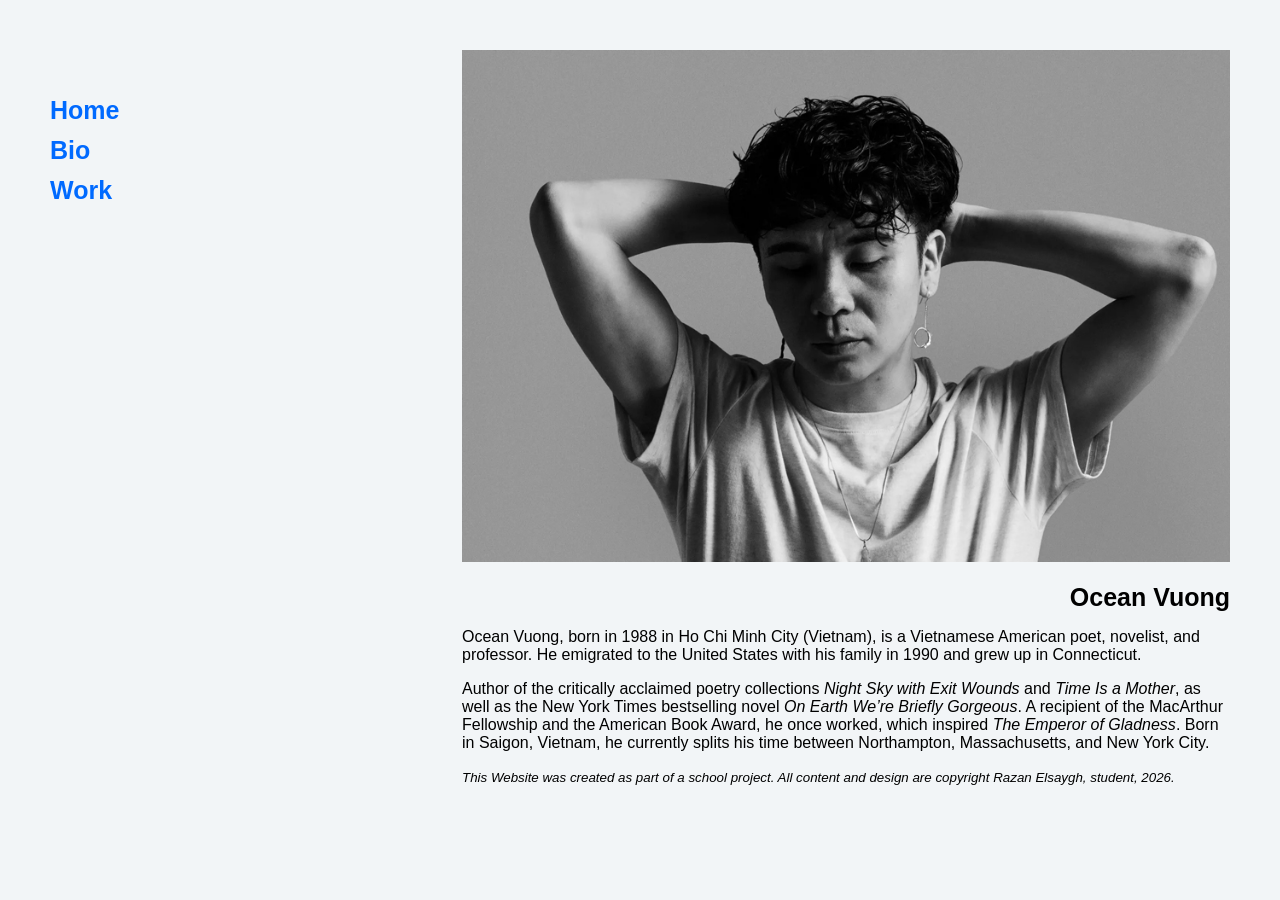
<file: index.html>
<!Doctype html>
<html lang="en">
<!--All of this is invisible it is for me-->

<head>
  <meta charest="UTF-8">
  <meta name="viewport" content="width=device-width, initial-scale=1.0">
  <title> Ocean Vuong </title>

  <!--Meta description for SEO-->
  <meta name="description" content=" Explore the work of Ocean Vuong, award-wining poet and novelist, 
    author of 'On Earth We're Briefly Gorgeous' and 'Time Is a Mother'.">

  <!--Open Graph fro Social Sharing-->
  <meta property="og:title" content="Ocean Vuong">
  <meta property="og:description" content="Ocean Vuong is an award winning poet and novelist whose lyrical works,
        including 'On Earth We're Briefly Gorgeous' and 'Time Is a Mother', explore love, loss, 
        and identity with profound beauty">


  <!--Meta property="og:image" content="absolute URL"-->

  <!--Author and Copyright-->
  <meta name="Author" content="Razan Elsaygh" <meta name="copyright"
    content="copyright Razan Elsaygh,student project, 2026">

  <link rel="stylesheet" href="Styles.css">
</head>

<!--Now strating to creat the website itslef-->

<body>
  <nav>
    <a href="index.html">Home</a><br>
    <a href="bio.html">Bio</a><br>
    <a href="work.html">Work</a>
  </nav>

  <!--Main Wrapper/ div = a division of space-->
  <div id="wrapper">

    <header>

      <img src="assets/Home.jpg" alt="Portrait of Ocean Vuong">
      <h1>Ocean Vuong</h1>

    </header>

    <!--Main Content-->
    <main>
      <article>
        <p>
          Ocean Vuong, born in 1988 in Ho Chi Minh City (Vietnam), is a
          Vietnamese American poet, novelist, and professor. He emigrated to the United States with his
          family in 1990 and grew up in Connecticut.
        </p>

        <p>

          Author of the critically acclaimed poetry collections<em> Night Sky with Exit Wounds</em> and <em>Time Is a
            Mother</em>, as well as the New York Times bestselling novel <em>On Earth We’re Briefly Gorgeous</em>. A
          recipient of the MacArthur
          Fellowship and the American Book Award, he once worked, which inspired <em>The Emperor of Gladness</em>. Born
          in Saigon, Vietnam, he
          currently splits his time between Northampton, Massachusetts, and New York City.

        </p>
      </article>
    </main>

    <!--Footer-->
    <small><em>This Website was created as part of a school project.
        All content and design are copyright Razan Elsaygh, student, 2026.</em></small>

  </div>


</body>

</html>
</file>
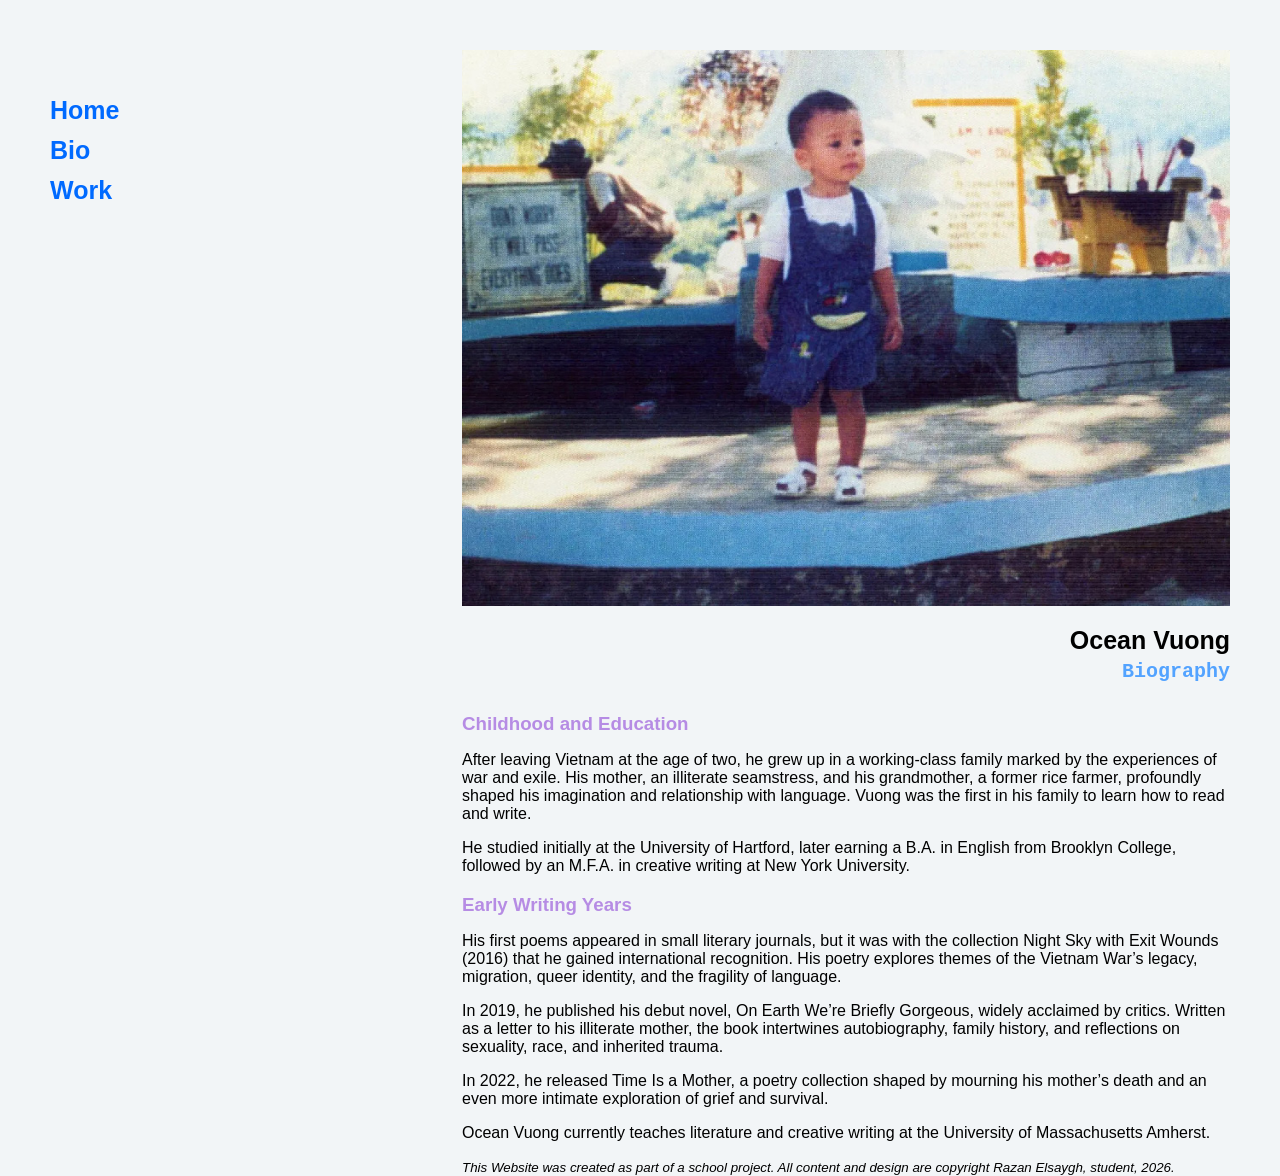
<file: bio.html>
<!Doctype html>
<html lang="en">
<!--All of this is invisible it is for me-->

<head>
  <meta charest="UTF-8">
  <meta name="viewport" content="width=device-width, initial-scale=1.0">
  <title> Ocean Vuong </title>

  <!--Meta description for SEO-->
  <meta name="description" content=" Explore the work of Ocean Vuong, award-wining poet and novelist, 
    author of 'On Earth We're Briefly Gorgeous' and 'Time Is a Mother'.">

  <!--Open Graph fro Social Sharing-->
  <meta property="og:title" content="Ocean Vuong">
  <meta property="og:description" content="Ocean Vuong is an award winning poet and novelist whose lyrical works,
        including 'On Earth We're Briefly Gorgeous' and 'Time Is a Mother', explore love, loss, 
        and identity with profound beauty">


  <!--Meta property="og:image" content="absolute URL"-->

  <!--Author and Copyright-->
  <meta name="Author" content="Razan Elsaygh" <meta name="copyright"
    content="copyright Razan Elsaygh,student project, 2026">

  <link rel="stylesheet" href="Styles.css">
</head>

<!--Now strating to creat the website itslef-->

<body>
  <nav>
    <a href="index.html">Home</a><br>
    <a href="bio.html">Bio</a><br>
    <a href="work.html">Work</a>
  </nav>

  <!--Main Wrapper/ div = a division of space-->
  <div id="wrapper">

    <header>

      <img src="assets/Bio.jpg" alt="Ocean Vuong as a child">
      <h1>Ocean Vuong</h1>
      <h2>Biography</h2>

    </header>

    <!--Main Content-->
    <main>
      <article>
        <h3>Childhood and Education</h3>
        <p>
          After leaving Vietnam at the age of two, he grew up in a working-class family
          marked by the experiences of war and exile. His mother, an illiterate seamstress,
          and his grandmother, a former rice farmer, profoundly shaped his imagination and relationship
          with language. Vuong was the first in his family to learn how to read and write.
        </p>

        <p> He studied initially at the University of Hartford, later earning a
          B.A. in English from Brooklyn College, followed by an M.F.A. in creative
          writing at New York University.</p>


        <h3>Early Writing Years</h3>

        <p>His first poems appeared in small literary journals, but it was with the
          collection Night Sky with Exit Wounds (2016) that he gained international recognition.
          His poetry explores themes of the Vietnam War’s legacy, migration, queer identity, and the
          fragility of language.</p>

        <p>In 2019, he published his debut novel, On Earth We’re Briefly Gorgeous, widely acclaimed
          by critics. Written as a letter to his illiterate mother, the book intertwines autobiography,
          family history, and reflections on sexuality, race, and inherited trauma.</p>

        <p>In 2022, he released Time Is a Mother, a poetry collection shaped by mourning his
          mother’s death and an even more intimate exploration of grief and survival.</p>

        <p>Ocean Vuong currently teaches literature and creative writing at the University of Massachusetts Amherst.</p>
      </article>
    </main>

    <!--Footer-->
    <small><em>This Website was created as part of a school project.
        All content and design are copyright Razan Elsaygh, student, 2026.</em></small>

  </div>


</body>

</html>
</file>
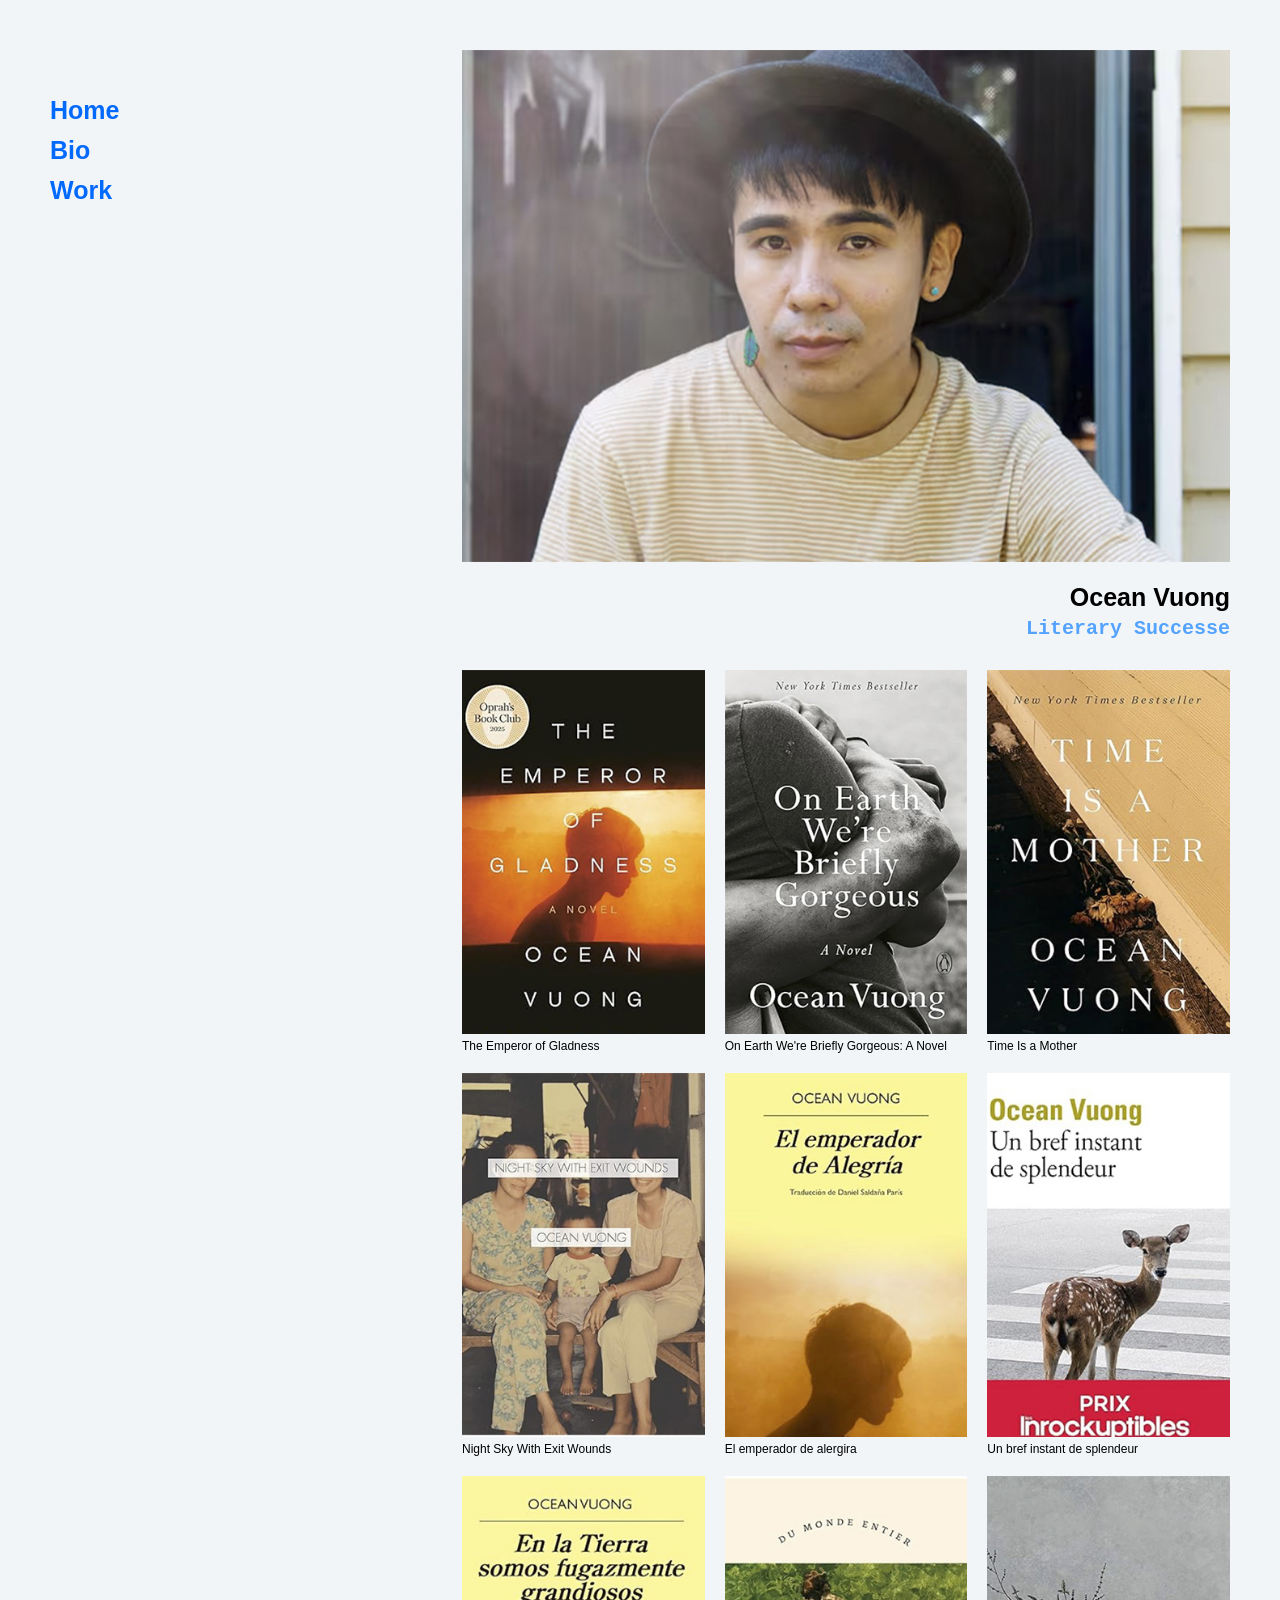
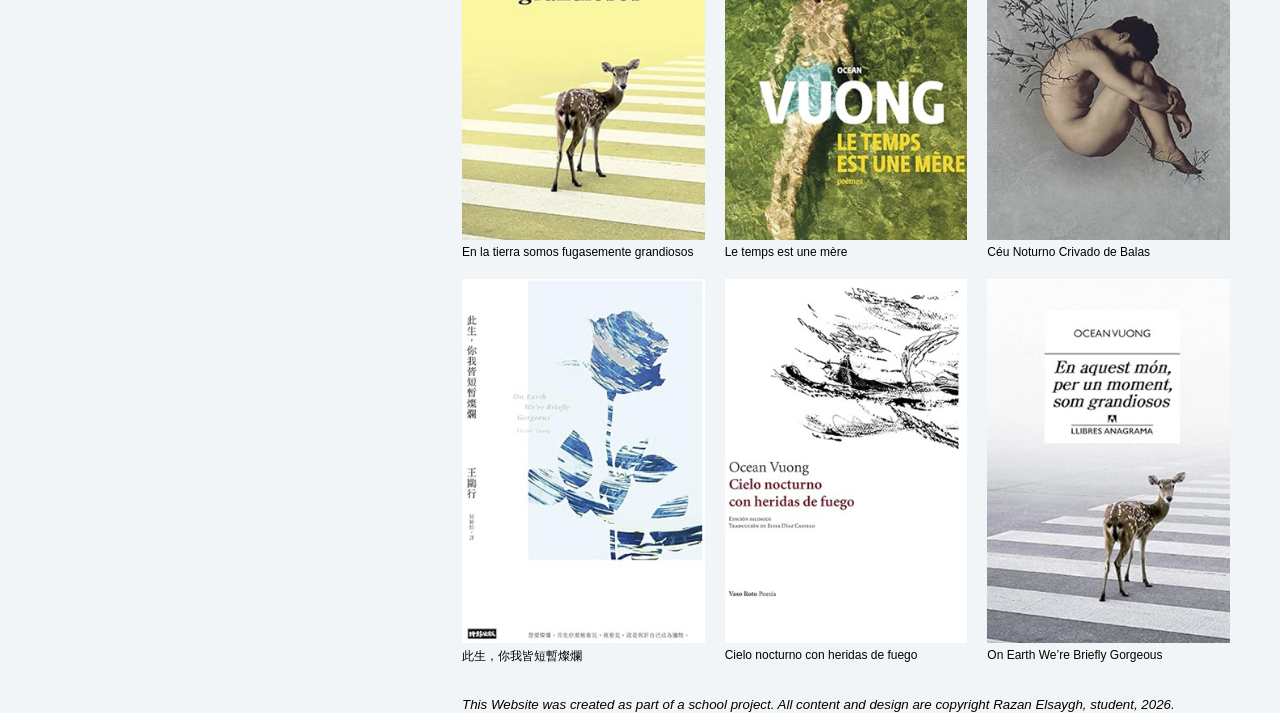
<file: work.html>
<!DOCTYPE html>
<html lang="en">
<!--All of this is invisible it is for me-->

<head>
  <meta charest="UTF-8">
  <meta name="viewport" content="width=device-width, initial-scale=1.0">
  <title> Ocean Vuong </title>

  <!--Meta description for SEO-->
  <meta name="description" content=" Explore the work of Ocean Vuong, award-wining poet and novelist, 
    author of 'On Earth We're Briefly Gorgeous' and 'Time Is a Mother'.">

  <!--Open Graph fro Social Sharing-->
  <meta property="og:title" content="Ocean Vuong">
  <meta property="og:description" content="Ocean Vuong is an award winning poet and novelist whose lyrical works,
        including 'On Earth We're Briefly Gorgeous' and 'Time Is a Mother', explore love, loss, 
        and identity with profound beauty">


  <!--Meta property="og:image" content="absolute URL"-->

  <!--Author and Copyright-->
  <meta name="Author" content="Razan Elsaygh" <meta name="copyright"
    content="copyright Razan Elsaygh,student project, 2026">

  <link rel="stylesheet" href="Styles.css">
</head>

<!--Now strating to creat the website itslef-->

<body>
  <nav>
    <a href="index.html">Home</a><br>
    <a href="bio.html">Bio</a><br>
    <a href="work.html">Work</a>
  </nav>

  <!--Main Wrapper/ div = a division of space-->
  <div id="wrapper">

    <header>
      <img src="assets/work.jpg" alt=" picture of Ocean Vuong">

      <h1>Ocean Vuong</h1>

      <h2> Literary Successe </h2>
    </header>

    <!--Main Content-->
    <section>
      <article>
        <div class="books">
          <figure>

            <img src="assets/Emperor.jpg" alt="The Emperor of Gladness" loading="lazy">
            <figcaption>The Emperor of Gladness</figcaption>

          </figure>

          <figure>

            <img src="assets/Earth.jpg" alt="On Earth We're Briefly Gorgeous: A Novel" loading="lazy">
            <figcaption>On Earth We're Briefly Gorgeous: A Novel</figcaption>

          </figure>

          <figure>

            <img src="assets/Mother.jpg" alt="Time Is a Mother" loading="lazy">
            <figcaption>Time Is a Mother</figcaption>

          </figure>

          <figure>

            <img src="assets/Wounds.jpg" alt="Night Sky With Exit Wounds" loading="lazy">
            <figcaption>Night Sky With Exit Wounds</figcaption>

          </figure>

          <figure>

            <img src="assets/Emperador.jpg" alt="El emperador de alergira" loading="lazy">
            <figcaption>El emperador de alergira</figcaption>

          </figure>

          <figure>

            <img src="assets/splendeur.jpg" alt="Un bref instant de splendeur" loading="lazy">
            <figcaption>Un bref instant de splendeur</figcaption>

          </figure>

          <figure>

            <img src="assets/Tierra.jpg" alt="En la tierra somos fugasemente grandiosos" loading="lazy">
            <figcaption>En la tierra somos fugasemente grandiosos</figcaption>

          </figure>

          <figure>

            <img src="assets/mere.jpg" alt="Le temps est une mère" loading="lazy">
            <figcaption>Le temps est une mère</figcaption>

          </figure>

          <figure>

            <img src="assets/Balas.jpg" alt="Céu Noturno Crivado de Balas" loading="lazy">
            <figcaption>Céu Noturno Crivado de Balas</figcaption>

          </figure>

          <figure>

            <img src="assets/ChineseED.jpg" alt="此生，你我皆短暫燦爛" loading="lazy">
            <figcaption>此生，你我皆短暫燦爛</figcaption>

          </figure>

          <figure>

            <img src="assets/Heridas.jpg" alt="Cielo nocturno con heridas de fuego" loading="lazy">
            <figcaption>Cielo nocturno con heridas de fuego</figcaption>

          </figure>


          <figure>

            <img src="assets/aquest.jpg" alt="On Earth We’re Briefly Gorgeous" loading="lazy">
            <figcaption>On Earth We’re Briefly Gorgeous</figcaption>

          </figure>





        </div>



      </article>
    </section>

    <!--Footer-->
    <small><em>This Website was created as part of a school project.
        All content and design are copyright Razan Elsaygh, student, 2026.</em></small>

  </div>


</body>

</html>
</file>
<file: Styles.css>
body {
    font-family: 'Trebuchet MS', 'Lucida Sans Unicode',
        'Lucida Grande', 'Lucida Sans', Arial, sans-serif;
    padding: 0;
    margin: 0;
    background: #F2F5F7;
}

nav {
    margin-top: 50px;
    margin-left: 50px;
    float: left;
    width: 15%;
    line-height: 20px;
    position: fixed;
}

nav a {
    text-decoration: none;
    color: rgb(0, 106, 255);
    font-weight: bold;
    display: block;
    font-size: 25px;
}

nav a:hover {
    color: rgb(176, 249, 86);
    font-size: 15px;
}

#wrapper {
    margin-top: 50px;
    width: 60%;
    margin-right: 50px;
    margin-left: auto;
}

header img {
    width: 100%;
    height: auto;
}

header h1 {
    text-align: right;
    font-size: 25px;
    margin-bottom: 5px;
    font-family: Verdana, Geneva, Tahoma, sans-serif;
}

header h2 {
    margin-top: 0px;
    margin-bottom: 30px;
    text-align: right;
    font-size: 20px;
    color: rgb(83, 163, 255);
    font-family: 'Courier New', Courier, monospace;

}

header h3 {
    margin-top: 0px;
    margin-bottom: 30px;
    text-align: left;
    font-size: 20px;
    color: rgb(78, 187, 227);
}

section {
    margin-bottom: 30px;
    text-align: justify;
}

article h3 {
    margin-bottom: 10px;
    color: rgb(182, 140, 228);
}

/*Version 1
.books {
    display: grid;
    grid-template-columns: auto auto auto;
    max-width: 100%;
    height: auto;
    gap: 16px;
}
*/

/*Version 2
. books{
    display: grid;
    grid-template-columns: repeat(3,1fr);
    max-width: 100%;
    gap:16px;
}
*/

/* New way to display photos, the grid*/
.books {
    display: grid;
    grid-template-columns: repeat(auto-fit, minmax(180px, 1fr));
    gap: 20px;
}

/*We added object-fit so that all the photos be the same with diffrent windos opening*/
.books figure {
    margin: 0;
}

.books img {
    display: block;
    width: 100%;
    height: auto;
}

/*old way to do it 
.books img {
    display: block;
    width: 100%;
    height: 450px;
    object-fit: cover;
}
*/

article figure figcaption {
    margin-top: 5px;
    font-size: 12px;
}

footer {
    margin-top: 20px;
    min-height: 30px;
    font-size: 10px;
    font-weight: lighter;
    text-align: right;
    font-style: italic;
}

footer a {
    text-decoration: none;
    color: black;
}

/* Tablet
Up to 900px*/


@media (max-width: 900px) {

    #wrapper {
        width: 70%;
        margin-right: 30px;
    }

    nav {
        margin-left: 30px;
        width: 20%;
    }

    .books {
        grid-template-columns: repeat(2, 1fr);
    }
}


/* Mobile
Up to 600px */

@media (max-width: 600px) {

    nav {
        width: 100%;
        box-sizing: border-box;
        margin: 0 0 40px 0;
        padding: 10px 5px;

        position: relative;
        float: none;

        display: flex;
        justify-content: space-around;
        align-items: center;
        flex-wrap: wrap;

        line-height: 30px;

        background: rgba(164, 244, 79, 0.637);
        border-bottom: 4px solid rgb(115, 255, 0);

        z-index: 1000;
    }

    nav a {
        color: rgb(0, 106, 255);
    }

    nav a:hover {
        color: rgb(255, 88, 188);
    }

    nav a:active {
        background: rgb(255, 88, 188);
    }


    #wrapper {
        width: 92%;
        margin: 0 auto;
        float: none;
    }


    header h1 {
        text-align: right;
        font-size: 18px;
        margin-top: 40px;
    }

    header h2 {
        text-align: right;
        font-size: 18px;
    }


    .books {
        grid-template-columns: repeat(2, 1fr);
        gap: 16px;
    }


    footer {
        margin-top: 40px;
        font-size: 12px;
    }
}


/* Very small phones
Up to 400px */

@media (max-width: 400px) {

    nav {
        padding: 8px 0;
    }

    #wrapper {
        width: 94%;
    }

    .books {
        gap: 12px;
    }

    article figure figcaption {
        font-size: 11px;
    }
}
</file>
